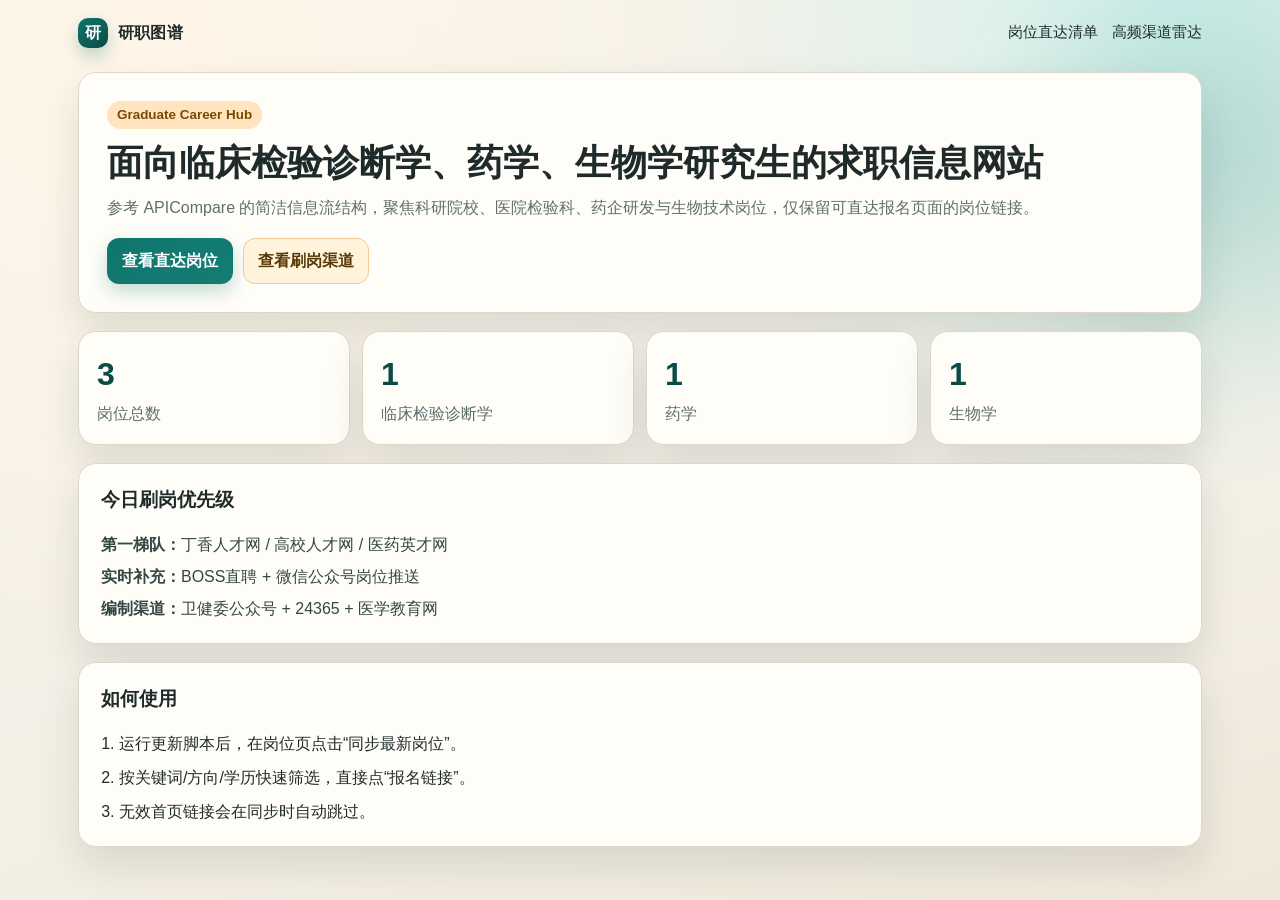
<file: index.html>
<!doctype html>
<html lang="zh-CN">
  <head>
    <meta charset="UTF-8" />
    <meta name="viewport" content="width=device-width, initial-scale=1.0" />
    <title>研职图谱 | 临床检验诊断学・药学・生物学求职信息站</title>
    <link rel="stylesheet" href="./assets/styles.css" />
  </head>
  <body>
    <div class="background-glow"></div>
    <header class="site-header">
      <a class="brand" href="./index.html">
        <span class="brand-badge">研</span>
        <span>研职图谱</span>
      </a>
      <nav class="site-nav">
        <a href="./jobs.html">岗位直达清单</a>
        <a href="./channels.html">高频渠道雷达</a>
      </nav>
    </header>

    <main class="home-main">
      <section class="hero">
        <p class="tag">Graduate Career Hub</p>
        <h1>面向临床检验诊断学、药学、生物学研究生的求职信息网站</h1>
        <p class="hero-copy">
          参考 APICompare 的简洁信息流结构，聚焦科研院校、医院检验科、药企研发与生物技术岗位，仅保留可直达报名页面的岗位链接。
        </p>
        <div class="hero-actions">
          <a class="btn btn-primary" href="./jobs.html">查看直达岗位</a>
          <a class="btn btn-tertiary" href="./channels.html">查看刷岗渠道</a>
        </div>
      </section>

      <section class="stats-grid" aria-label="岗位概览">
        <article class="stat-card">
          <h2 id="total-count">0</h2>
          <p>岗位总数</p>
        </article>
        <article class="stat-card">
          <h2 id="lab-count">0</h2>
          <p>临床检验诊断学</p>
        </article>
        <article class="stat-card">
          <h2 id="pharma-count">0</h2>
          <p>药学</p>
        </article>
        <article class="stat-card">
          <h2 id="bio-count">0</h2>
          <p>生物学</p>
        </article>
      </section>

      <section class="timeline-panel">
        <h3>今日刷岗优先级</h3>
        <div class="mini-channels">
          <div><strong>第一梯队：</strong>丁香人才网 / 高校人才网 / 医药英才网</div>
          <div><strong>实时补充：</strong>BOSS直聘 + 微信公众号岗位推送</div>
          <div><strong>编制渠道：</strong>卫健委公众号 + 24365 + 医学教育网</div>
        </div>
      </section>

      <section class="timeline-panel">
        <h3>如何使用</h3>
        <ol>
          <li>运行更新脚本后，在岗位页点击“同步最新岗位”。</li>
          <li>按关键词/方向/学历快速筛选，直接点“报名链接”。</li>
          <li>无效首页链接会在同步时自动跳过。</li>
        </ol>
      </section>
    </main>

    <script>
      (function () {
        const key = "clinical-job-direct-v1";
        const seed = [
          { discipline: "临床检验诊断学" },
          { discipline: "药学" },
          { discipline: "生物学" }
        ];
        const jobs = JSON.parse(localStorage.getItem(key) || "null") || seed;
        const total = jobs.length;
        const lab = jobs.filter((j) => j.discipline === "临床检验诊断学").length;
        const pharma = jobs.filter((j) => j.discipline === "药学").length;
        const bio = jobs.filter((j) => j.discipline === "生物学").length;
        document.getElementById("total-count").textContent = total;
        document.getElementById("lab-count").textContent = lab;
        document.getElementById("pharma-count").textContent = pharma;
        document.getElementById("bio-count").textContent = bio;
      })();
    </script>
  </body>
</html>
</file>
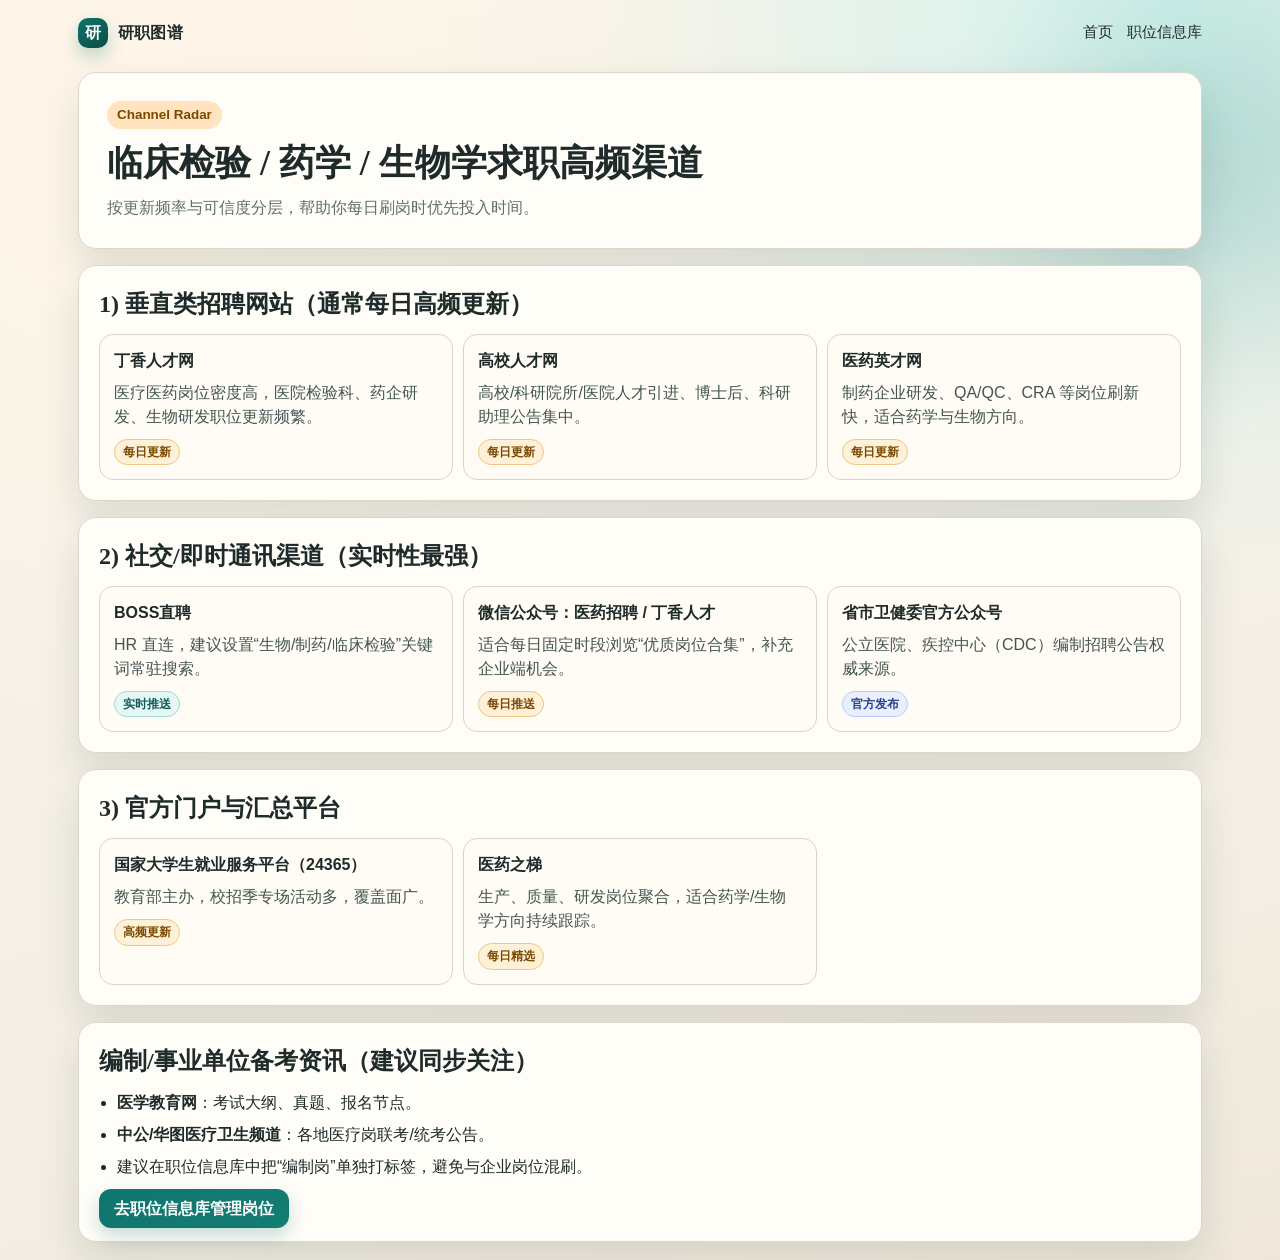
<file: channels.html>
<!doctype html>
<html lang="zh-CN">
  <head>
    <meta charset="UTF-8" />
    <meta name="viewport" content="width=device-width, initial-scale=1.0" />
    <title>高频渠道雷达 | 研职图谱</title>
    <link rel="stylesheet" href="./assets/styles.css" />
  </head>
  <body>
    <div class="background-glow"></div>
    <header class="site-header">
      <a class="brand" href="./index.html">
        <span class="brand-badge">研</span>
        <span>研职图谱</span>
      </a>
      <nav class="site-nav">
        <a href="./index.html">首页</a>
        <a href="./jobs.html">职位信息库</a>
      </nav>
    </header>

    <main class="channels-main">
      <section class="hero">
        <p class="tag">Channel Radar</p>
        <h1>临床检验 / 药学 / 生物学求职高频渠道</h1>
        <p class="hero-copy">按更新频率与可信度分层，帮助你每日刷岗时优先投入时间。</p>
      </section>

      <section class="panel">
        <h2>1) 垂直类招聘网站（通常每日高频更新）</h2>
        <div class="channel-grid">
          <article class="channel-card">
            <h3>丁香人才网</h3>
            <p>医疗医药岗位密度高，医院检验科、药企研发、生物研发职位更新频繁。</p>
            <span class="freq daily">每日更新</span>
          </article>
          <article class="channel-card">
            <h3>高校人才网</h3>
            <p>高校/科研院所/医院人才引进、博士后、科研助理公告集中。</p>
            <span class="freq daily">每日更新</span>
          </article>
          <article class="channel-card">
            <h3>医药英才网</h3>
            <p>制药企业研发、QA/QC、CRA 等岗位刷新快，适合药学与生物方向。</p>
            <span class="freq daily">每日更新</span>
          </article>
        </div>
      </section>

      <section class="panel">
        <h2>2) 社交/即时通讯渠道（实时性最强）</h2>
        <div class="channel-grid">
          <article class="channel-card">
            <h3>BOSS直聘</h3>
            <p>HR 直连，建议设置“生物/制药/临床检验”关键词常驻搜索。</p>
            <span class="freq realtime">实时推送</span>
          </article>
          <article class="channel-card">
            <h3>微信公众号：医药招聘 / 丁香人才</h3>
            <p>适合每日固定时段浏览“优质岗位合集”，补充企业端机会。</p>
            <span class="freq daily">每日推送</span>
          </article>
          <article class="channel-card">
            <h3>省市卫健委官方公众号</h3>
            <p>公立医院、疾控中心（CDC）编制招聘公告权威来源。</p>
            <span class="freq official">官方发布</span>
          </article>
        </div>
      </section>

      <section class="panel">
        <h2>3) 官方门户与汇总平台</h2>
        <div class="channel-grid">
          <article class="channel-card">
            <h3>国家大学生就业服务平台（24365）</h3>
            <p>教育部主办，校招季专场活动多，覆盖面广。</p>
            <span class="freq daily">高频更新</span>
          </article>
          <article class="channel-card">
            <h3>医药之梯</h3>
            <p>生产、质量、研发岗位聚合，适合药学/生物学方向持续跟踪。</p>
            <span class="freq daily">每日精选</span>
          </article>
        </div>
      </section>

      <section class="panel">
        <h2>编制/事业单位备考资讯（建议同步关注）</h2>
        <ul class="strategy-list">
          <li><strong>医学教育网</strong>：考试大纲、真题、报名节点。</li>
          <li><strong>中公/华图医疗卫生频道</strong>：各地医疗岗联考/统考公告。</li>
          <li>建议在职位信息库中把“编制岗”单独打标签，避免与企业岗位混刷。</li>
        </ul>
        <a class="btn btn-primary" href="./jobs.html">去职位信息库管理岗位</a>
      </section>
    </main>
  </body>
</html>
</file>
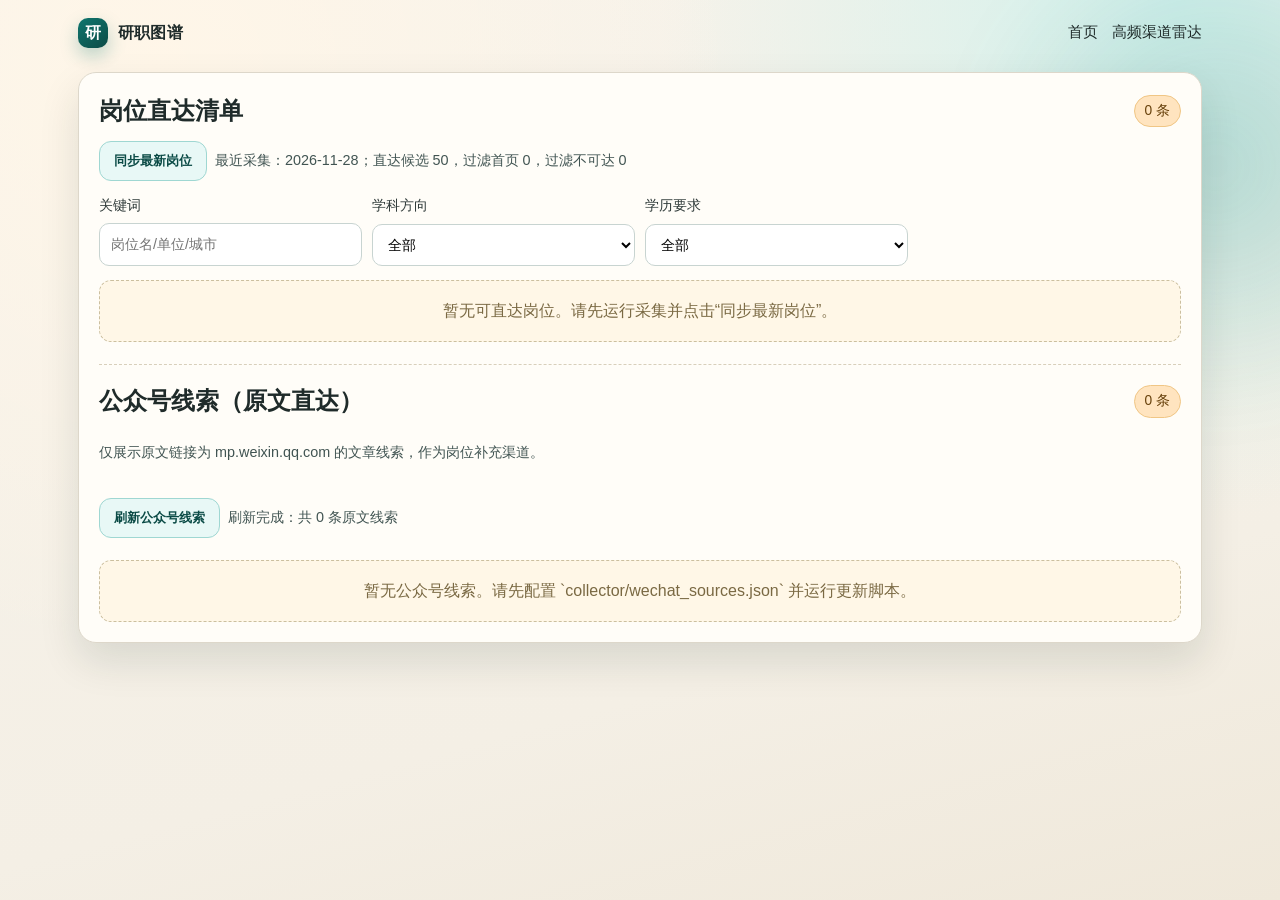
<file: jobs.html>
<!doctype html>
<html lang="zh-CN">
  <head>
    <meta charset="UTF-8" />
    <meta name="viewport" content="width=device-width, initial-scale=1.0" />
    <title>岗位直达清单 | 研职图谱</title>
    <link rel="stylesheet" href="./assets/styles.css" />
  </head>
  <body>
    <div class="background-glow"></div>
    <header class="site-header">
      <a class="brand" href="./index.html">
        <span class="brand-badge">研</span>
        <span>研职图谱</span>
      </a>
      <nav class="site-nav">
        <a href="./index.html">首页</a>
        <a href="./channels.html">高频渠道雷达</a>
      </nav>
    </header>

    <main class="jobs-main-simple">
      <section class="panel" aria-labelledby="list-title">
        <div class="list-head">
          <h1 id="list-title">岗位直达清单</h1>
          <span id="list-count" class="count-pill">0 条</span>
        </div>

        <div class="sync-bar">
          <button id="sync-jobs-btn" class="btn btn-secondary" type="button">同步最新岗位</button>
          <span id="sync-status" class="sync-status">仅展示可直达报名页面的链接</span>
        </div>

        <div class="filters">
          <label>
            关键词
            <input id="filter-keyword" type="text" placeholder="岗位名/单位/城市" />
          </label>

          <label>
            学科方向
            <select id="filter-discipline">
              <option value="全部">全部</option>
              <option value="临床检验诊断学">临床检验诊断学</option>
              <option value="药学">药学</option>
              <option value="生物学">生物学</option>
            </select>
          </label>

          <label>
            学历要求
            <select id="filter-degree">
              <option value="全部">全部</option>
              <option value="本科">本科</option>
              <option value="硕士">硕士</option>
              <option value="本硕不限">本硕不限</option>
            </select>
          </label>
        </div>

        <div id="job-list" class="job-list"></div>

        <hr class="section-divider" />

        <div class="wechat-panel" aria-labelledby="wechat-title">
          <div class="list-head">
            <h2 id="wechat-title">公众号线索（原文直达）</h2>
            <span id="wechat-count" class="count-pill">0 条</span>
          </div>
          <p class="sync-status">仅展示原文链接为 mp.weixin.qq.com 的文章线索，作为岗位补充渠道。</p>
          <div class="sync-bar">
            <button id="sync-wechat-btn" class="btn btn-secondary" type="button">刷新公众号线索</button>
            <span id="wechat-status" class="sync-status">优先使用卫健委/医院/高校官网岗位，公众号只作补充。</span>
          </div>
          <div id="wechat-list" class="job-list"></div>
        </div>
      </section>
    </main>

    <script src="./assets/app.js"></script>
  </body>
</html>
</file>
<file: assets/styles.css>
:root {
  --bg: #f6f4ee;
  --ink: #1f2b2a;
  --muted: #5f6f6d;
  --panel: #fffdf8;
  --line: #ddd7ca;
  --teal: #0f766e;
  --teal-dark: #0b4b46;
  --amber: #c97a10;
  --amber-soft: #ffe4bf;
  --danger: #b42318;
  --shadow: 0 18px 40px rgba(18, 39, 36, 0.12);
}

* {
  box-sizing: border-box;
}

html,
body {
  margin: 0;
  padding: 0;
  min-height: 100%;
}

body {
  position: relative;
  font-family: "Avenir Next", "IBM Plex Sans", "PingFang SC", "Hiragino Sans GB", "Helvetica Neue", sans-serif;
  color: var(--ink);
  background: radial-gradient(circle at 12% 8%, #fff6e8 0%, transparent 42%),
    radial-gradient(circle at 92% 0%, #d3f2ed 0%, transparent 35%),
    linear-gradient(165deg, #f7f3eb 0%, #f4efe5 70%, #efe8da 100%);
  line-height: 1.5;
}

.background-glow {
  position: fixed;
  inset: -10% -15% auto auto;
  width: 40vw;
  height: 40vw;
  border-radius: 999px;
  background: radial-gradient(circle, rgba(15, 118, 110, 0.2), transparent 70%);
  filter: blur(30px);
  pointer-events: none;
  z-index: 0;
  animation: drift 14s ease-in-out infinite alternate;
}

@keyframes drift {
  from {
    transform: translateY(-18px) translateX(5px);
  }
  to {
    transform: translateY(16px) translateX(-10px);
  }
}

.site-header,
.home-main,
.jobs-main,
.jobs-main-simple,
.channels-main {
  position: relative;
  z-index: 1;
}

.site-header {
  max-width: 1160px;
  margin: 0 auto;
  padding: 18px 18px 6px;
  display: flex;
  align-items: center;
  justify-content: space-between;
}

.brand {
  text-decoration: none;
  color: var(--ink);
  display: inline-flex;
  gap: 10px;
  align-items: center;
  font-weight: 700;
  letter-spacing: 0.2px;
}

.brand-badge {
  width: 30px;
  height: 30px;
  border-radius: 10px;
  display: grid;
  place-items: center;
  color: #fff;
  background: linear-gradient(140deg, var(--teal) 0%, var(--teal-dark) 100%);
  box-shadow: 0 8px 18px rgba(15, 118, 110, 0.28);
}

.site-nav {
  display: flex;
  gap: 14px;
}

.site-nav a {
  text-decoration: none;
  color: var(--ink);
  font-size: 0.95rem;
  border-bottom: 2px solid transparent;
  transition: border-color 0.2s ease;
}

.site-nav a:hover,
.site-nav a:focus-visible {
  border-bottom-color: var(--teal);
  outline: none;
}

.home-main {
  max-width: 1160px;
  margin: 0 auto;
  padding: 18px;
  display: grid;
  gap: 18px;
}

.hero,
.panel,
.timeline-panel,
.stat-card {
  background: var(--panel);
  border: 1px solid var(--line);
  border-radius: 18px;
  box-shadow: var(--shadow);
}

.hero {
  padding: 28px;
  animation: rise 0.5s ease-out;
}

@keyframes rise {
  from {
    opacity: 0;
    transform: translateY(8px);
  }
  to {
    opacity: 1;
    transform: translateY(0);
  }
}

.tag {
  margin: 0;
  display: inline-flex;
  align-items: center;
  padding: 4px 10px;
  border-radius: 999px;
  background: var(--amber-soft);
  color: #7a4a00;
  font-weight: 600;
  font-size: 0.84rem;
}

.hero h1 {
  margin: 12px 0 10px;
  font-family: "Palatino", "STSong", serif;
  font-size: clamp(1.6rem, 2.8vw, 2.4rem);
  line-height: 1.25;
}

.hero-copy,
.panel-copy {
  margin: 0;
  color: var(--muted);
}

.hero-actions {
  margin-top: 18px;
  display: flex;
  flex-wrap: wrap;
  gap: 10px;
}

.btn {
  border: 1px solid transparent;
  border-radius: 12px;
  padding: 10px 14px;
  text-decoration: none;
  font-weight: 600;
  cursor: pointer;
  transition: transform 0.15s ease, box-shadow 0.2s ease, background 0.2s ease;
}

.btn:hover {
  transform: translateY(-1px);
}

.btn-primary {
  color: #fff;
  background: linear-gradient(140deg, var(--teal) 0%, #147d72 100%);
  box-shadow: 0 8px 18px rgba(15, 118, 110, 0.24);
}

.btn-secondary {
  color: var(--teal-dark);
  border-color: #9fd7d2;
  background: #e8f8f6;
}

.btn-tertiary {
  color: #583a06;
  border-color: #eecb93;
  background: #fff3dc;
}

.stats-grid {
  display: grid;
  grid-template-columns: repeat(4, minmax(0, 1fr));
  gap: 12px;
}

.stat-card {
  padding: 18px;
}

.stat-card h2 {
  margin: 0;
  font-size: 2rem;
  color: var(--teal-dark);
}

.stat-card p {
  margin: 4px 0 0;
  color: var(--muted);
}

.timeline-panel {
  padding: 22px;
}

.timeline-panel h3 {
  margin-top: 0;
}

.timeline-panel ol {
  margin: 0;
  padding-left: 18px;
}

.timeline-panel li + li {
  margin-top: 10px;
}

.mini-channels {
  display: grid;
  gap: 8px;
  color: #334744;
}

.jobs-main {
  max-width: 1160px;
  margin: 0 auto;
  padding: 18px;
  display: grid;
  grid-template-columns: 380px 1fr;
  gap: 16px;
}

.jobs-main-simple {
  max-width: 1160px;
  margin: 0 auto;
  padding: 18px;
}

.channels-main {
  max-width: 1160px;
  margin: 0 auto;
  padding: 18px;
  display: grid;
  gap: 16px;
}

.panel {
  padding: 20px;
}

.panel h1,
.panel h2 {
  margin: 0;
  font-family: "Palatino", "STSong", serif;
}

.job-form {
  margin-top: 16px;
  display: grid;
  gap: 12px;
}

.job-form label,
.filters label {
  display: grid;
  gap: 6px;
  font-size: 0.9rem;
  color: #2f3a39;
}

input,
select,
textarea {
  width: 100%;
  border: 1px solid #c8d4d1;
  border-radius: 10px;
  padding: 10px 11px;
  font: inherit;
  background: #fff;
}

input:focus,
select:focus,
textarea:focus {
  outline: 2px solid rgba(20, 125, 114, 0.2);
  border-color: var(--teal);
}

.form-actions {
  margin-top: 6px;
  display: flex;
  gap: 8px;
}

.list-head {
  display: flex;
  align-items: center;
  justify-content: space-between;
  gap: 8px;
}

.count-pill {
  font-size: 0.86rem;
  padding: 5px 10px;
  background: var(--amber-soft);
  border: 1px solid #f0c685;
  color: #67400a;
  border-radius: 999px;
}

.sync-bar {
  margin-top: 12px;
  display: flex;
  flex-wrap: wrap;
  gap: 8px;
  align-items: center;
}

.sync-status {
  font-size: 0.9rem;
  color: #415452;
}

.filters {
  margin-top: 14px;
  display: grid;
  grid-template-columns: repeat(4, minmax(0, 1fr));
  gap: 10px;
}

.job-list {
  margin-top: 14px;
  display: grid;
  gap: 10px;
}

.job-card {
  border: 1px solid #d8d8cf;
  border-radius: 14px;
  background: #fff;
  padding: 14px;
  display: grid;
  gap: 10px;
}

.job-title-row {
  display: flex;
  justify-content: space-between;
  align-items: start;
  gap: 10px;
}

.job-title {
  margin: 0;
  font-size: 1.05rem;
}

.badge {
  display: inline-flex;
  align-items: center;
  justify-content: center;
  border-radius: 999px;
  padding: 2px 8px;
  font-size: 0.76rem;
  font-weight: 600;
  border: 1px solid;
}

.badge.lab {
  background: #e6f8f6;
  color: #0f5d56;
  border-color: #a6ddd7;
}

.badge.pharma {
  background: #fff3dc;
  color: #7a4a00;
  border-color: #f0c685;
}

.badge.bio {
  background: #ecf2ff;
  color: #22438e;
  border-color: #b9ccff;
}

.meta-grid {
  display: grid;
  grid-template-columns: repeat(2, minmax(0, 1fr));
  gap: 6px 10px;
  font-size: 0.9rem;
  color: #32413f;
}

.meta-grid span {
  color: var(--muted);
}

.card-actions {
  display: flex;
  gap: 8px;
  flex-wrap: wrap;
}

.btn-mini {
  padding: 6px 10px;
  border-radius: 9px;
  border: 1px solid #c4d5d2;
  background: #f7fbfb;
  color: #214542;
  cursor: pointer;
}

.btn-mini.delete {
  border-color: #edb9b2;
  background: #fff0ee;
  color: var(--danger);
}

.note {
  margin: 0;
  color: #3d4d4a;
}

.empty {
  border: 1px dashed #cbbf9f;
  border-radius: 12px;
  padding: 18px;
  text-align: center;
  color: #7a6943;
  background: #fff7e7;
}

.section-divider {
  margin: 22px 0 18px;
  border: 0;
  border-top: 1px dashed #d8cfbb;
}

.wechat-panel {
  display: grid;
  gap: 8px;
}

.wechat-card .badge {
  background: #eef6ff;
  color: #2d4f8f;
  border-color: #b6ccf8;
}

.channel-grid {
  margin-top: 12px;
  display: grid;
  grid-template-columns: repeat(3, minmax(0, 1fr));
  gap: 10px;
}

.channel-card {
  border: 1px solid #d9d4c8;
  border-radius: 14px;
  background: #fffcf6;
  padding: 14px;
}

.channel-card h3 {
  margin: 0;
  font-size: 1rem;
}

.channel-card p {
  margin: 8px 0 10px;
  color: #445552;
}

.freq {
  display: inline-flex;
  align-items: center;
  justify-content: center;
  border-radius: 999px;
  padding: 3px 8px;
  font-size: 0.76rem;
  font-weight: 600;
  border: 1px solid;
}

.freq.daily {
  background: #fff0d8;
  border-color: #f0c685;
  color: #7a4a00;
}

.freq.realtime {
  background: #e6f8f6;
  border-color: #9fd7d2;
  color: #0f5d56;
}

.freq.official {
  background: #e9efff;
  border-color: #b9ccff;
  color: #274183;
}

.strategy-list {
  margin: 12px 0 18px;
  padding-left: 18px;
}

.strategy-list li + li {
  margin-top: 8px;
}

@media (max-width: 980px) {
  .jobs-main {
    grid-template-columns: 1fr;
  }

  .stats-grid {
    grid-template-columns: repeat(2, minmax(0, 1fr));
  }

  .filters,
  .channel-grid {
    grid-template-columns: repeat(2, minmax(0, 1fr));
  }
}

@media (max-width: 640px) {
  .site-header {
    flex-direction: column;
    align-items: flex-start;
    gap: 8px;
  }

  .filters {
    grid-template-columns: 1fr;
  }

  .channel-grid {
    grid-template-columns: 1fr;
  }

  .meta-grid {
    grid-template-columns: 1fr;
  }

  .stats-grid {
    grid-template-columns: 1fr;
  }
}
</file>
